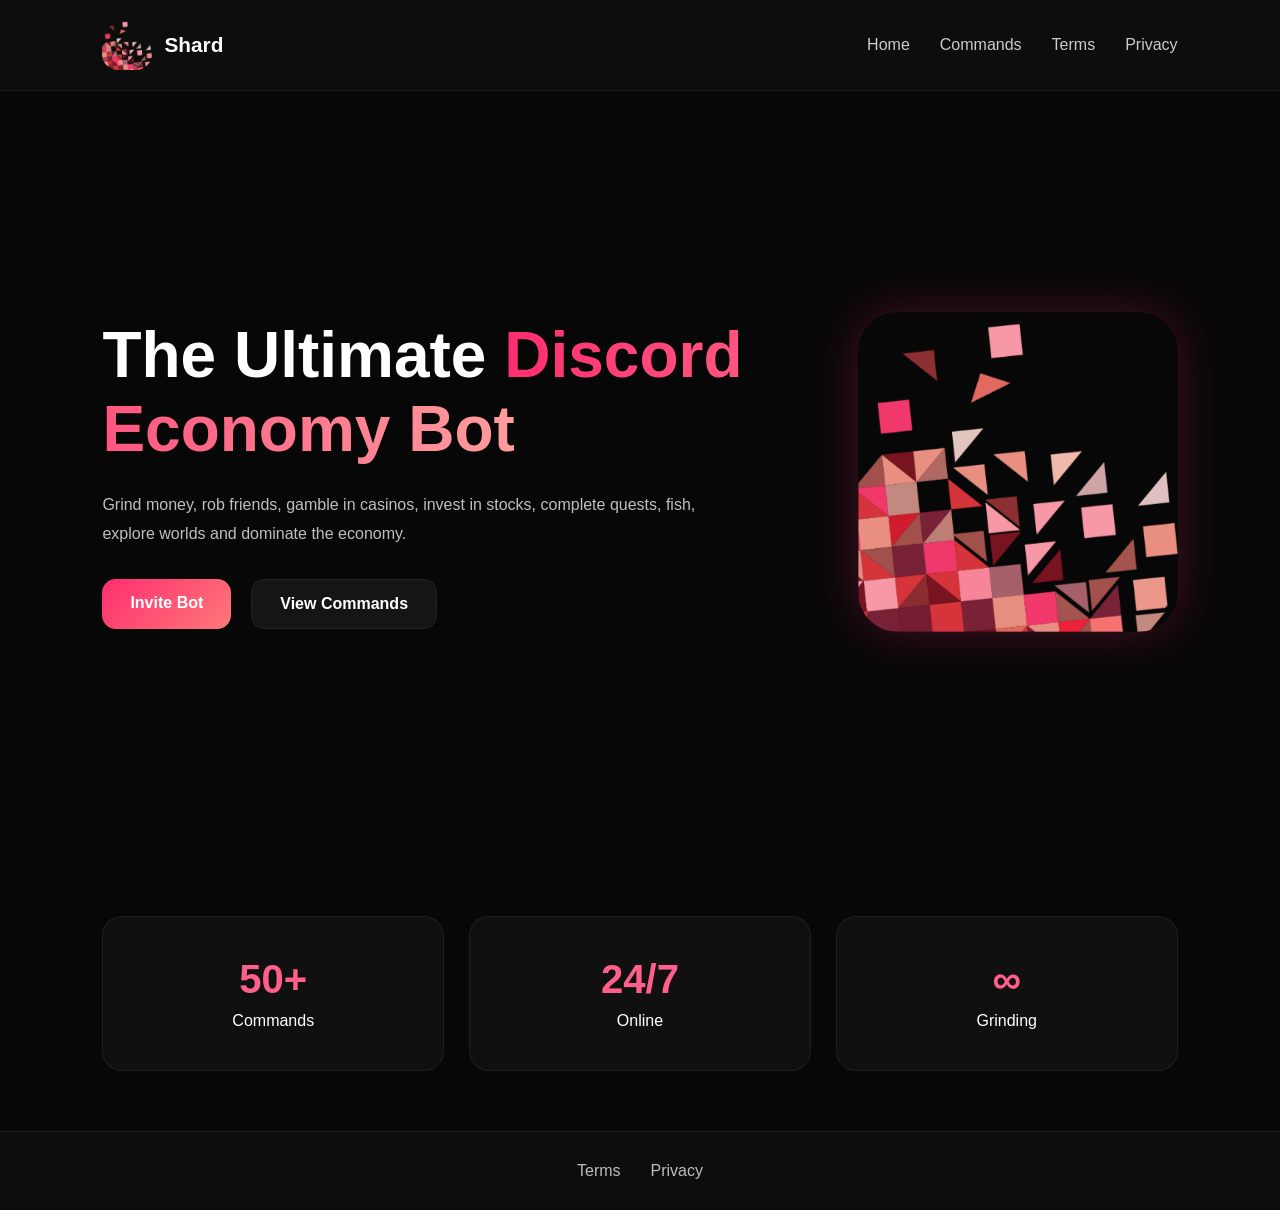
<file: index.html>
<!DOCTYPE html>
<html lang="en">
<head>
  <meta charset="UTF-8">
  <meta name="viewport" content="width=device-width, initial-scale=1.0">

  <title>Shard | The Ultimate Discord Economy Bot</title>

  <link rel="icon" type="image/png" href="assets/pfp.png">
  <link rel="stylesheet" href="style.css">
</head>

<body>

<nav>

  <div class="logo">
    <img src="assets/pfp.png" alt="Shard">
    <span>Shard</span>
  </div>

  <ul>
    <li><a href="index.html">Home</a></li>
    <li><a href="commands.html">Commands</a></li>
    <li><a href="terms.html">Terms</a></li>
    <li><a href="privacy.html">Privacy</a></li>
  </ul>

</nav>

<section class="hero">

  <div class="hero-text">

    <h1>
      The Ultimate
      <span class="gradient">Discord Economy Bot</span>
    </h1>

    <p>
      Grind money, rob friends, gamble in casinos,
      invest in stocks, complete quests, fish,
      explore worlds and dominate the economy.
    </p>

    <div class="buttons">
      <a href="https://discord.com/oauth2/authorize?client_id=1167810483051565056&scope=bot%20applications.commands&permissions=0" class="btn primary">Invite Bot</a>

      <a href="commands.html" class="btn secondary">
        View Commands
      </a>
    </div>

  </div>

  <div class="hero-image">
    <img src="assets/pfp.png" alt="Shard">
  </div>

</section>

<section class="features">

  <div class="feature-card">
    <h2>50+</h2>
    <p>Commands</p>
  </div>

  <div class="feature-card">
    <h2>24/7</h2>
    <p>Online</p>
  </div>

  <div class="feature-card">
    <h2>∞</h2>
    <p>Grinding</p>
  </div>

</section>

<footer>
  <a href="terms.html">Terms</a>
  <a href="privacy.html">Privacy</a>
</footer>

</body>
</html>
</file>
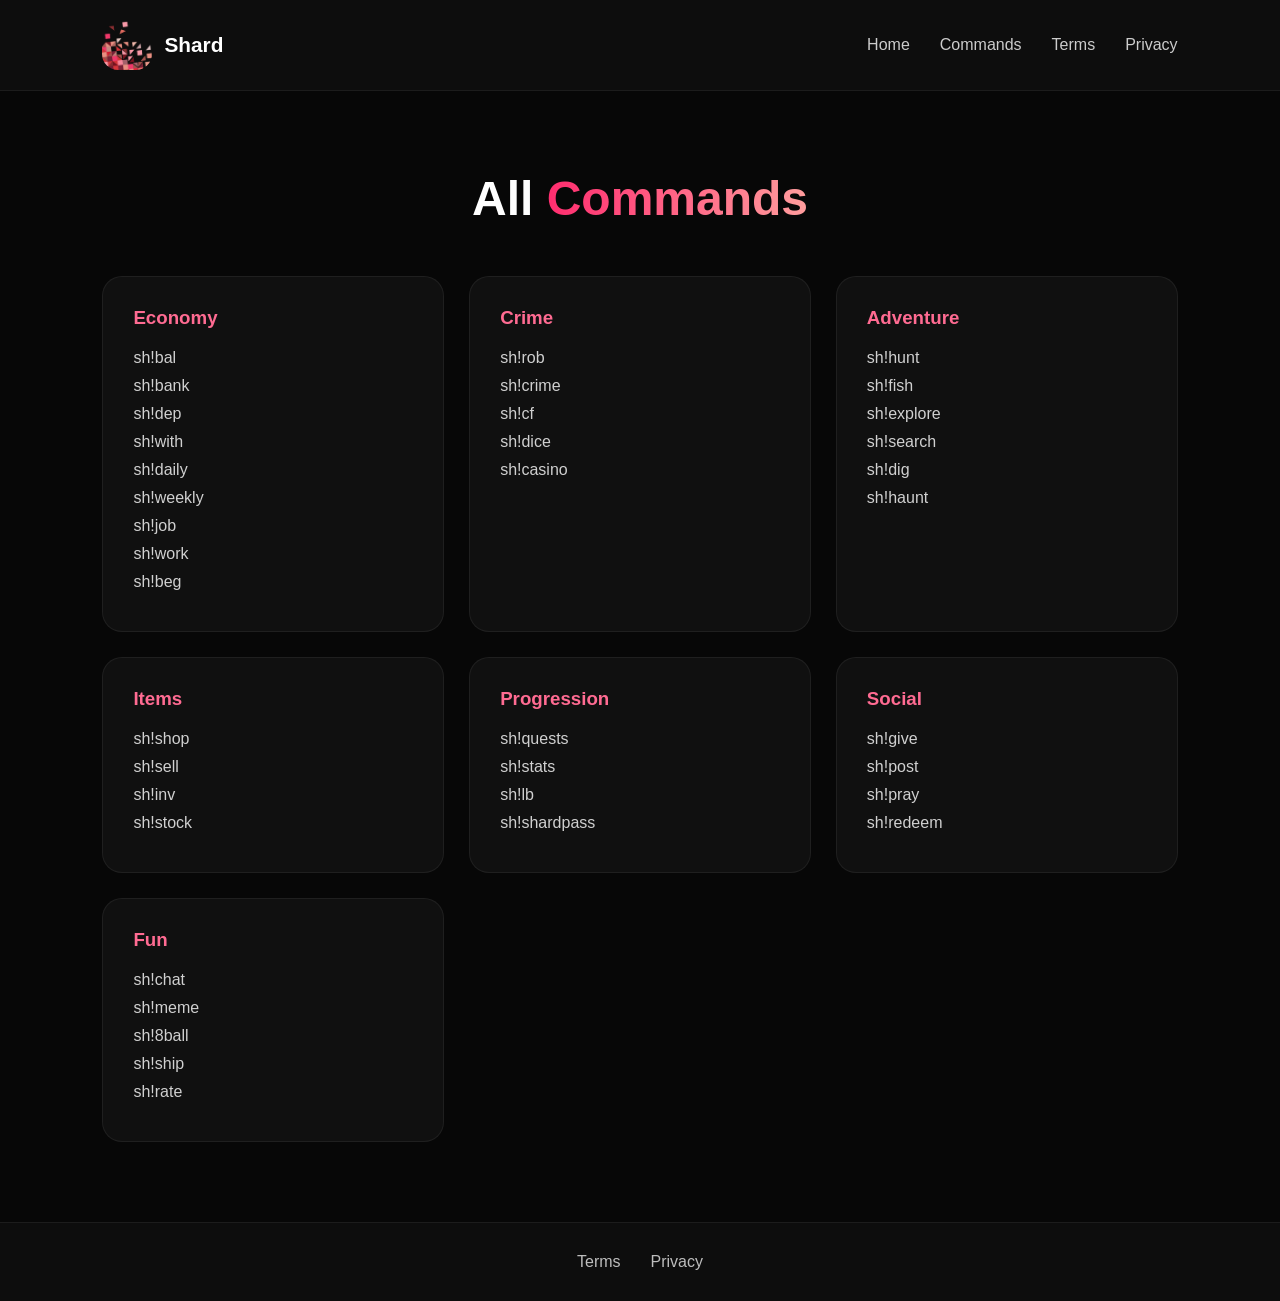
<file: commands.html>
<!DOCTYPE html>
<html lang="en">
<head>
  <meta charset="UTF-8">
  <meta name="viewport" content="width=device-width, initial-scale=1.0">

  <title>Shard's Commands | The Ultimate Discord Economy Bot</title>

  <link rel="icon" type="image/png" href="assets/pfp.png">
  <link rel="stylesheet" href="style.css">
</head>

<body>

<nav>

  <div class="logo">
    <img src="assets/pfp.png" alt="Shard">
    <span>Shard</span>
  </div>

  <ul>
    <li><a href="index.html">Home</a></li>
    <li><a href="commands.html">Commands</a></li>
    <li><a href="terms.html">Terms</a></li>
    <li><a href="privacy.html">Privacy</a></li>
  </ul>

</nav>

<section class="commands-page">

  <h1>
    All <span class="gradient">Commands</span>
  </h1>

  <div class="commands-grid">

    <div class="command-card">
      <h3>Economy</h3>

      <p>sh!bal</p>
      <p>sh!bank</p>
      <p>sh!dep</p>
      <p>sh!with</p>
      <p>sh!daily</p>
      <p>sh!weekly</p>
      <p>sh!job</p>
      <p>sh!work</p>
      <p>sh!beg</p>
    </div>

    <div class="command-card">
      <h3>Crime</h3>

      <p>sh!rob</p>
      <p>sh!crime</p>
      <p>sh!cf</p>
      <p>sh!dice</p>
      <p>sh!casino</p>
    </div>

    <div class="command-card">
      <h3>Adventure</h3>

      <p>sh!hunt</p>
      <p>sh!fish</p>
      <p>sh!explore</p>
      <p>sh!search</p>
      <p>sh!dig</p>
      <p>sh!haunt</p>
    </div>

    <div class="command-card">
      <h3>Items</h3>

      <p>sh!shop</p>
      <p>sh!sell</p>
      <p>sh!inv</p>
      <p>sh!stock</p>
    </div>

    <div class="command-card">
      <h3>Progression</h3>

      <p>sh!quests</p>
      <p>sh!stats</p>
      <p>sh!lb</p>
      <p>sh!shardpass</p>
    </div>

    <div class="command-card">
      <h3>Social</h3>

      <p>sh!give</p>
      <p>sh!post</p>
      <p>sh!pray</p>
      <p>sh!redeem</p>
    </div>

    <div class="command-card">
      <h3>Fun</h3>

      <p>sh!chat</p>
      <p>sh!meme</p>
      <p>sh!8ball</p>
      <p>sh!ship</p>
      <p>sh!rate</p>

  </div>

</section>

<footer>
  <a href="terms.html">Terms</a>
  <a href="privacy.html">Privacy</a>
</footer>

</body>
</html>
</file>
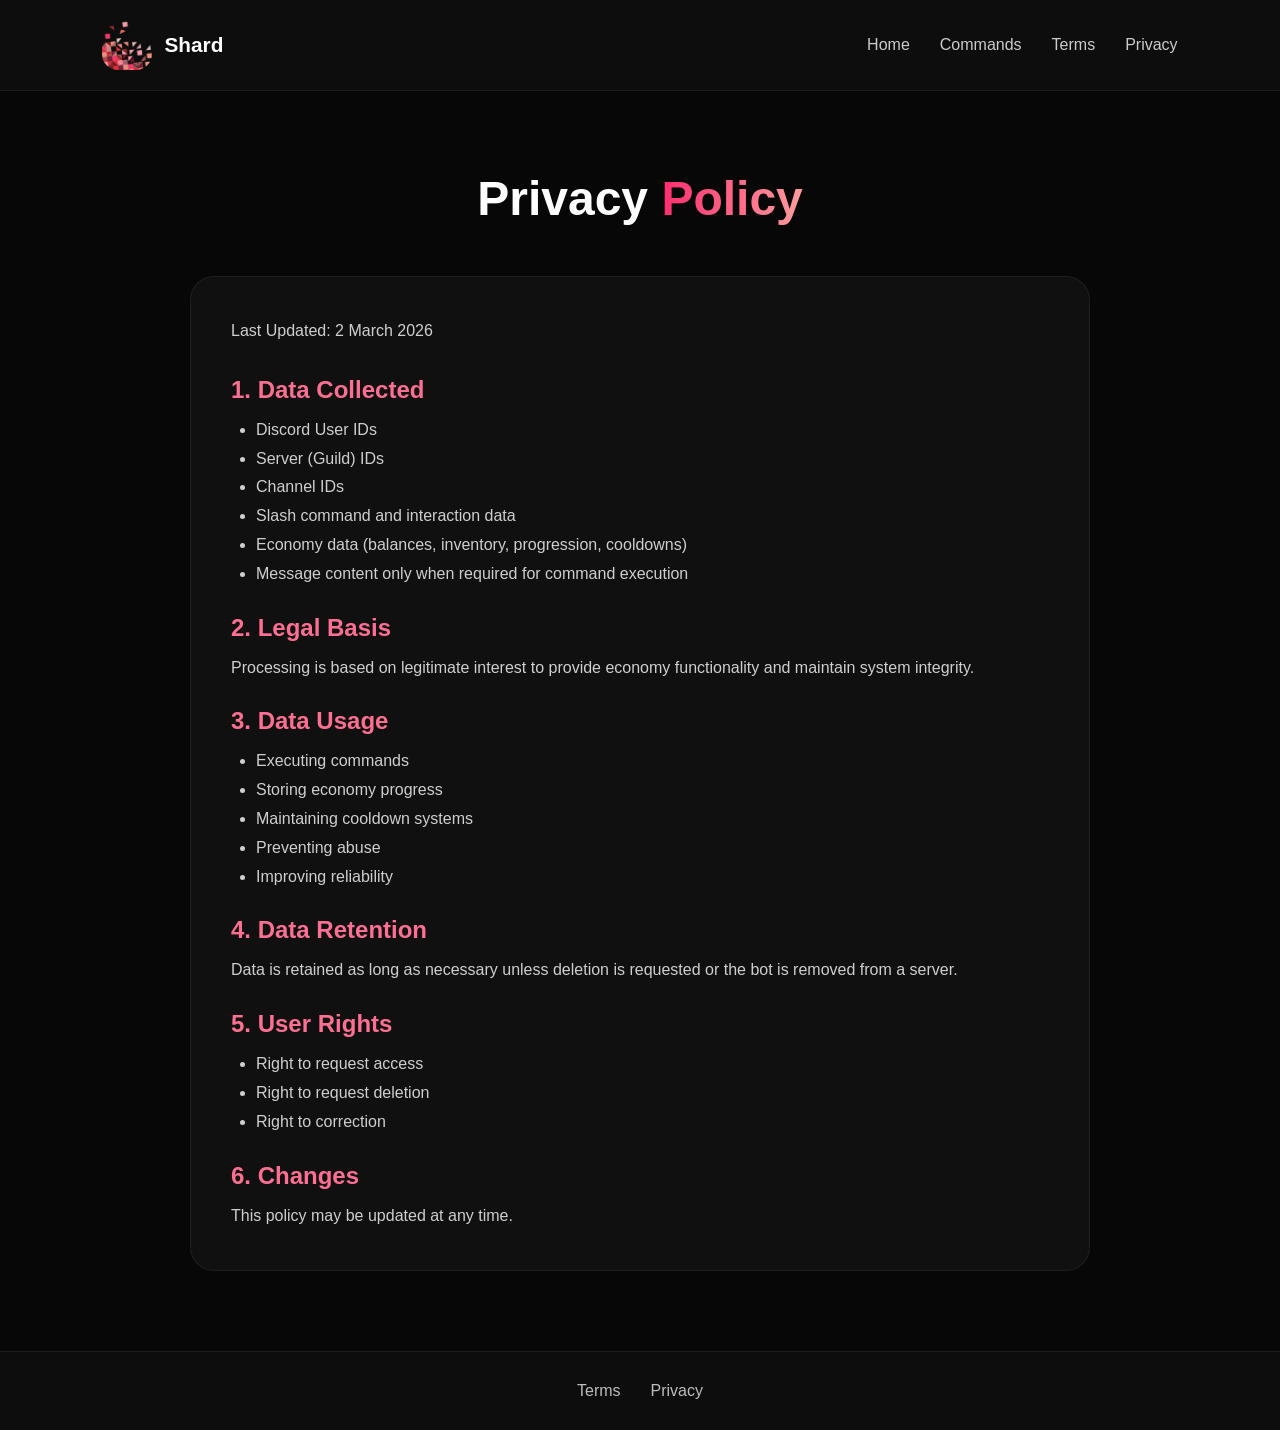
<file: privacy.html>
<!DOCTYPE html>
<html lang="en">
<head>
  <meta charset="UTF-8">
  <meta name="viewport" content="width=device-width, initial-scale=1.0">

  <title>Shard's Privacy Policy | The Ultimate Discord Economy Bot</title>

  <link rel="icon" type="image/png" href="assets/pfp.png">
  <link rel="stylesheet" href="style.css">
</head>

<body>

<nav>

  <div class="logo">
    <img src="assets/pfp.png" alt="Shard">
    <span>Shard</span>
  </div>

  <ul>
    <li><a href="index.html">Home</a></li>
    <li><a href="commands.html">Commands</a></li>
    <li><a href="terms.html">Terms</a></li>
    <li><a href="privacy.html">Privacy</a></li>
  </ul>

</nav>

<section class="legal-page">

  <h1>
    Privacy <span class="gradient">Policy</span>
  </h1>

  <div class="legal-box">

    <p class="last-updated">
      Last Updated: 2 March 2026
    </p>

    <h2>1. Data Collected</h2>

    <ul class="legal-list">
      <li>Discord User IDs</li>
      <li>Server (Guild) IDs</li>
      <li>Channel IDs</li>
      <li>Slash command and interaction data</li>
      <li>Economy data (balances, inventory, progression, cooldowns)</li>
      <li>Message content only when required for command execution</li>
    </ul>

    <h2>2. Legal Basis</h2>

    <p>
      Processing is based on legitimate interest
      to provide economy functionality and maintain system integrity.
    </p>

    <h2>3. Data Usage</h2>

    <ul class="legal-list">
      <li>Executing commands</li>
      <li>Storing economy progress</li>
      <li>Maintaining cooldown systems</li>
      <li>Preventing abuse</li>
      <li>Improving reliability</li>
    </ul>

    <h2>4. Data Retention</h2>

    <p>
      Data is retained as long as necessary unless deletion
      is requested or the bot is removed from a server.
    </p>

    <h2>5. User Rights</h2>

    <ul class="legal-list">
      <li>Right to request access</li>
      <li>Right to request deletion</li>
      <li>Right to correction</li>
    </ul>

    <h2>6. Changes</h2>

    <p>
      This policy may be updated at any time.
    </p>

  </div>

</section>

<footer>
  <a href="terms.html">Terms</a>
  <a href="privacy.html">Privacy</a>
</footer>

</body>
</html>
</file>
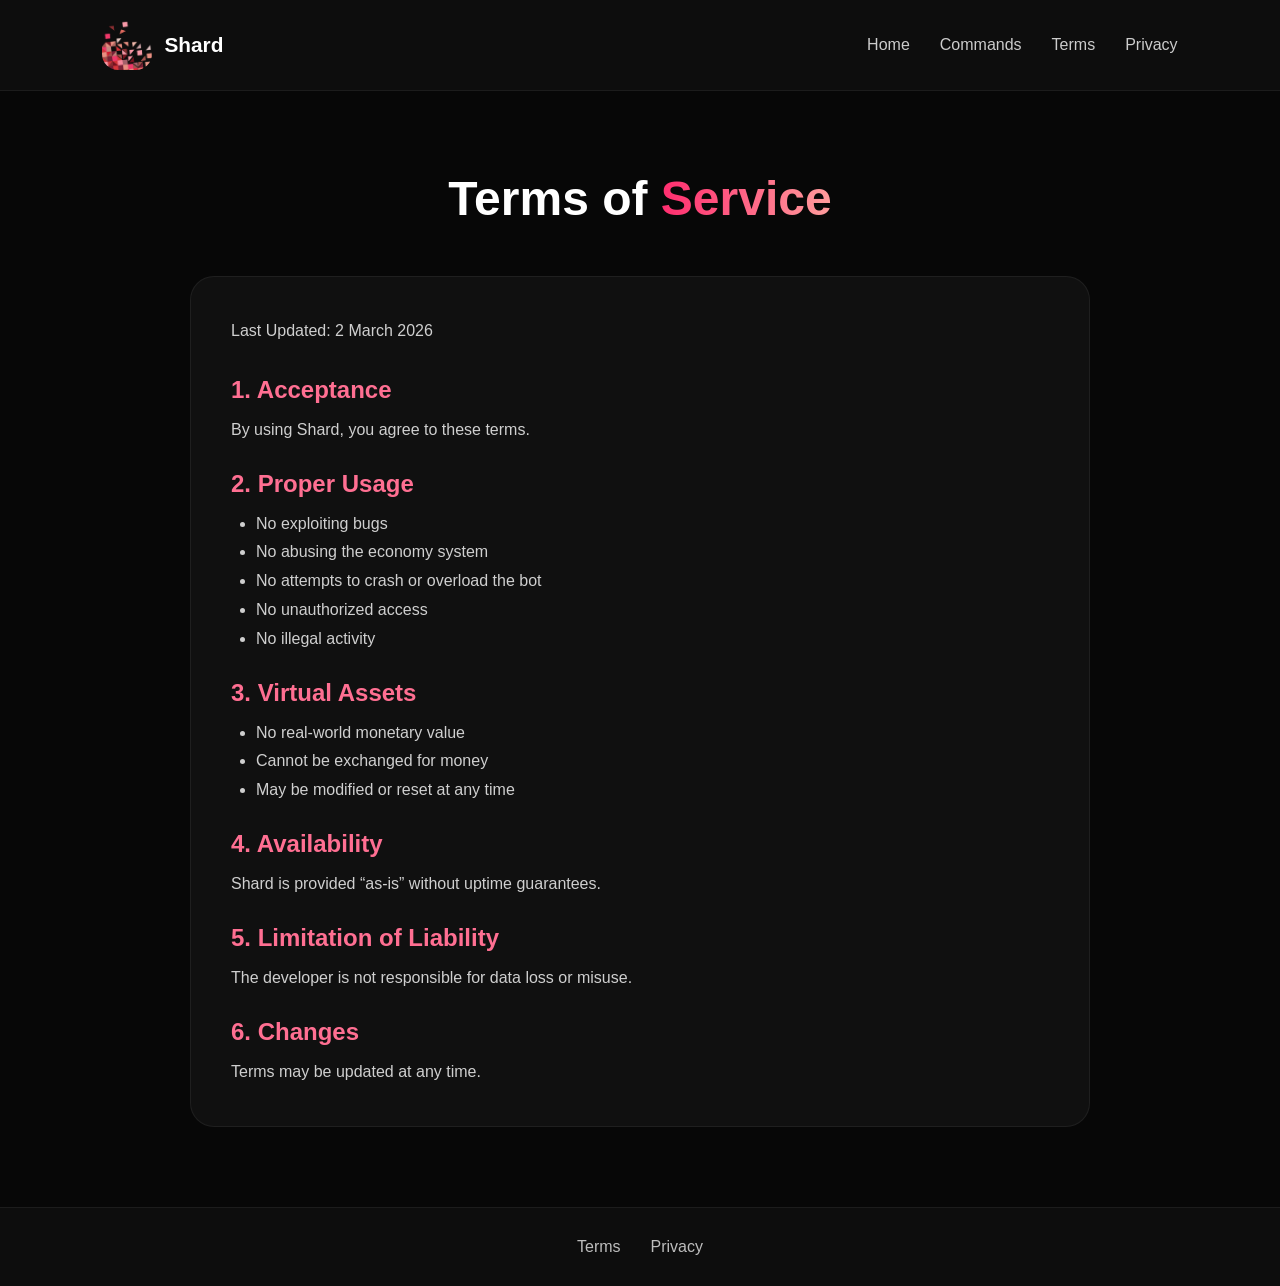
<file: terms.html>
<!DOCTYPE html>
<html lang="en">
<head>
  <meta charset="UTF-8">
  <meta name="viewport" content="width=device-width, initial-scale=1.0">

  <title>Shard's Terms | The Ultimate Discord Economy Bot</title>

  <link rel="icon" type="image/png" href="assets/pfp.png">
  <link rel="stylesheet" href="style.css">
</head>

<body>

<nav>

  <div class="logo">
    <img src="assets/pfp.png" alt="Shard">
    <span>Shard</span>
  </div>

  <ul>
    <li><a href="index.html">Home</a></li>
    <li><a href="commands.html">Commands</a></li>
    <li><a href="terms.html">Terms</a></li>
    <li><a href="privacy.html">Privacy</a></li>
  </ul>

</nav>

<section class="legal-page">

  <h1>
    Terms of <span class="gradient">Service</span>
  </h1>

  <div class="legal-box">

    <p class="last-updated">
      Last Updated: 2 March 2026
    </p>

    <h2>1. Acceptance</h2>

    <p>
      By using Shard, you agree to these terms.
    </p>

    <h2>2. Proper Usage</h2>

    <ul class="legal-list">
      <li>No exploiting bugs</li>
      <li>No abusing the economy system</li>
      <li>No attempts to crash or overload the bot</li>
      <li>No unauthorized access</li>
      <li>No illegal activity</li>
    </ul>

    <h2>3. Virtual Assets</h2>

    <ul class="legal-list">
      <li>No real-world monetary value</li>
      <li>Cannot be exchanged for money</li>
      <li>May be modified or reset at any time</li>
    </ul>

    <h2>4. Availability</h2>

    <p>
      Shard is provided “as-is” without uptime guarantees.
    </p>

    <h2>5. Limitation of Liability</h2>

    <p>
      The developer is not responsible for data loss or misuse.
    </p>

    <h2>6. Changes</h2>

    <p>
      Terms may be updated at any time.
    </p>

  </div>

</section>

<footer>
  <a href="terms.html">Terms</a>
  <a href="privacy.html">Privacy</a>
</footer>

</body>
</html>
</file>
<file: style.css>
/* ========================= */
/* style.css */
/* ========================= */

*{
  margin:0;
  padding:0;
  box-sizing:border-box;
  font-family:Arial,sans-serif;
}

body{
  background:#070707;
  color:white;
}

nav{
  width:100%;
  padding:20px 8%;
  display:flex;
  justify-content:space-between;
  align-items:center;
  background:#0d0d0d;
  border-bottom:1px solid #ffffff10;
}

.logo{
  display:flex;
  align-items:center;
  gap:12px;
  font-size:1.3rem;
  font-weight:bold;
}

.logo img{
  width:50px;
  height:50px;
  border-radius:16px;
}

nav ul{
  display:flex;
  gap:30px;
  list-style:none;
}

nav a{
  color:#cccccc;
  text-decoration:none;
  transition:0.2s;
}

nav a:hover{
  color:#ff5d8d;
}

.hero{
  min-height:85vh;
  display:flex;
  align-items:center;
  justify-content:space-between;
  padding:0 8%;
  gap:60px;
  flex-wrap:wrap;
}

.hero-text{
  flex:1;
  min-width:320px;
}

.hero-text h1{
  font-size:4rem;
  margin-bottom:25px;
}

.gradient{
  background:linear-gradient(90deg,#ff2d6f,#ff9d9d);
  -webkit-background-clip:text;
  -webkit-text-fill-color:transparent;
}

.hero-text p{
  color:#bfbfbf;
  line-height:1.8;
  margin-bottom:30px;
  max-width:600px;
}

.buttons{
  display:flex;
  gap:20px;
}

.btn{
  padding:15px 28px;
  border-radius:14px;
  text-decoration:none;
  font-weight:bold;
}

.primary{
  background:linear-gradient(135deg,#ff2d6f,#ff7979);
  color:white;
}

.secondary{
  background:#151515;
  border:1px solid #ffffff10;
  color:white;
}

.hero-image img{
  width:320px;
  border-radius:40px;
  box-shadow:0 0 50px #ff2d6f40;
}

.features{
  display:grid;
  grid-template-columns:repeat(auto-fit,minmax(220px,1fr));
  gap:25px;
  padding:60px 8%;
}

.feature-card{
  background:#101010;
  border:1px solid #ffffff10;
  border-radius:20px;
  padding:40px;
  text-align:center;
}

.feature-card h2{
  color:#ff5f88;
  font-size:2.5rem;
  margin-bottom:10px;
}

.commands-page{
  padding:80px 8%;
}

.commands-page h1{
  text-align:center;
  font-size:3rem;
  margin-bottom:50px;
}

.commands-grid{
  display:grid;
  grid-template-columns:repeat(auto-fit,minmax(260px,1fr));
  gap:25px;
}

.command-card{
  background:#101010;
  border:1px solid #ffffff10;
  border-radius:20px;
  padding:30px;
}

.command-card h3{
  color:#ff6b92;
  margin-bottom:20px;
}

.command-card p{
  color:#d0d0d0;
  margin-bottom:10px;
}

.legal-page{
  padding:80px 8%;
}

.legal-page h1{
  text-align:center;
  font-size:3rem;
  margin-bottom:50px;
}

.legal-box{
  max-width:900px;
  margin:auto;
  background:#101010;
  border:1px solid #ffffff10;
  border-radius:24px;
  padding:40px;
}

.last-updated{
  color:#aaaaaa;
  margin-bottom:30px;
}

.legal-box h2{
  color:#ff6f92;
  margin-top:25px;
  margin-bottom:12px;
}

.legal-box p{
  color:#cfcfcf;
  line-height:1.8;
}

.legal-list{
  padding-left:25px;
  color:#cfcfcf;
  line-height:1.8;
}

footer{
  border-top:1px solid #ffffff10;
  padding:30px;
  display:flex;
  justify-content:center;
  gap:30px;
  background:#0d0d0d;
}

footer a{
  color:#bdbdbd;
  text-decoration:none;
}

footer a:hover{
  color:#ff5d8d;
}

@media(max-width:900px){

  nav{
    flex-direction:column;
    gap:20px;
  }

  nav ul{
    gap:15px;
    flex-wrap:wrap;
    justify-content:center;
  }

  .hero{
    text-align:center;
    justify-content:center;
    padding-top:60px;
  }

  .buttons{
    justify-content:center;
    flex-wrap:wrap;
  }

  .hero-text h1{
    font-size:3rem;
  }

}
</file>
